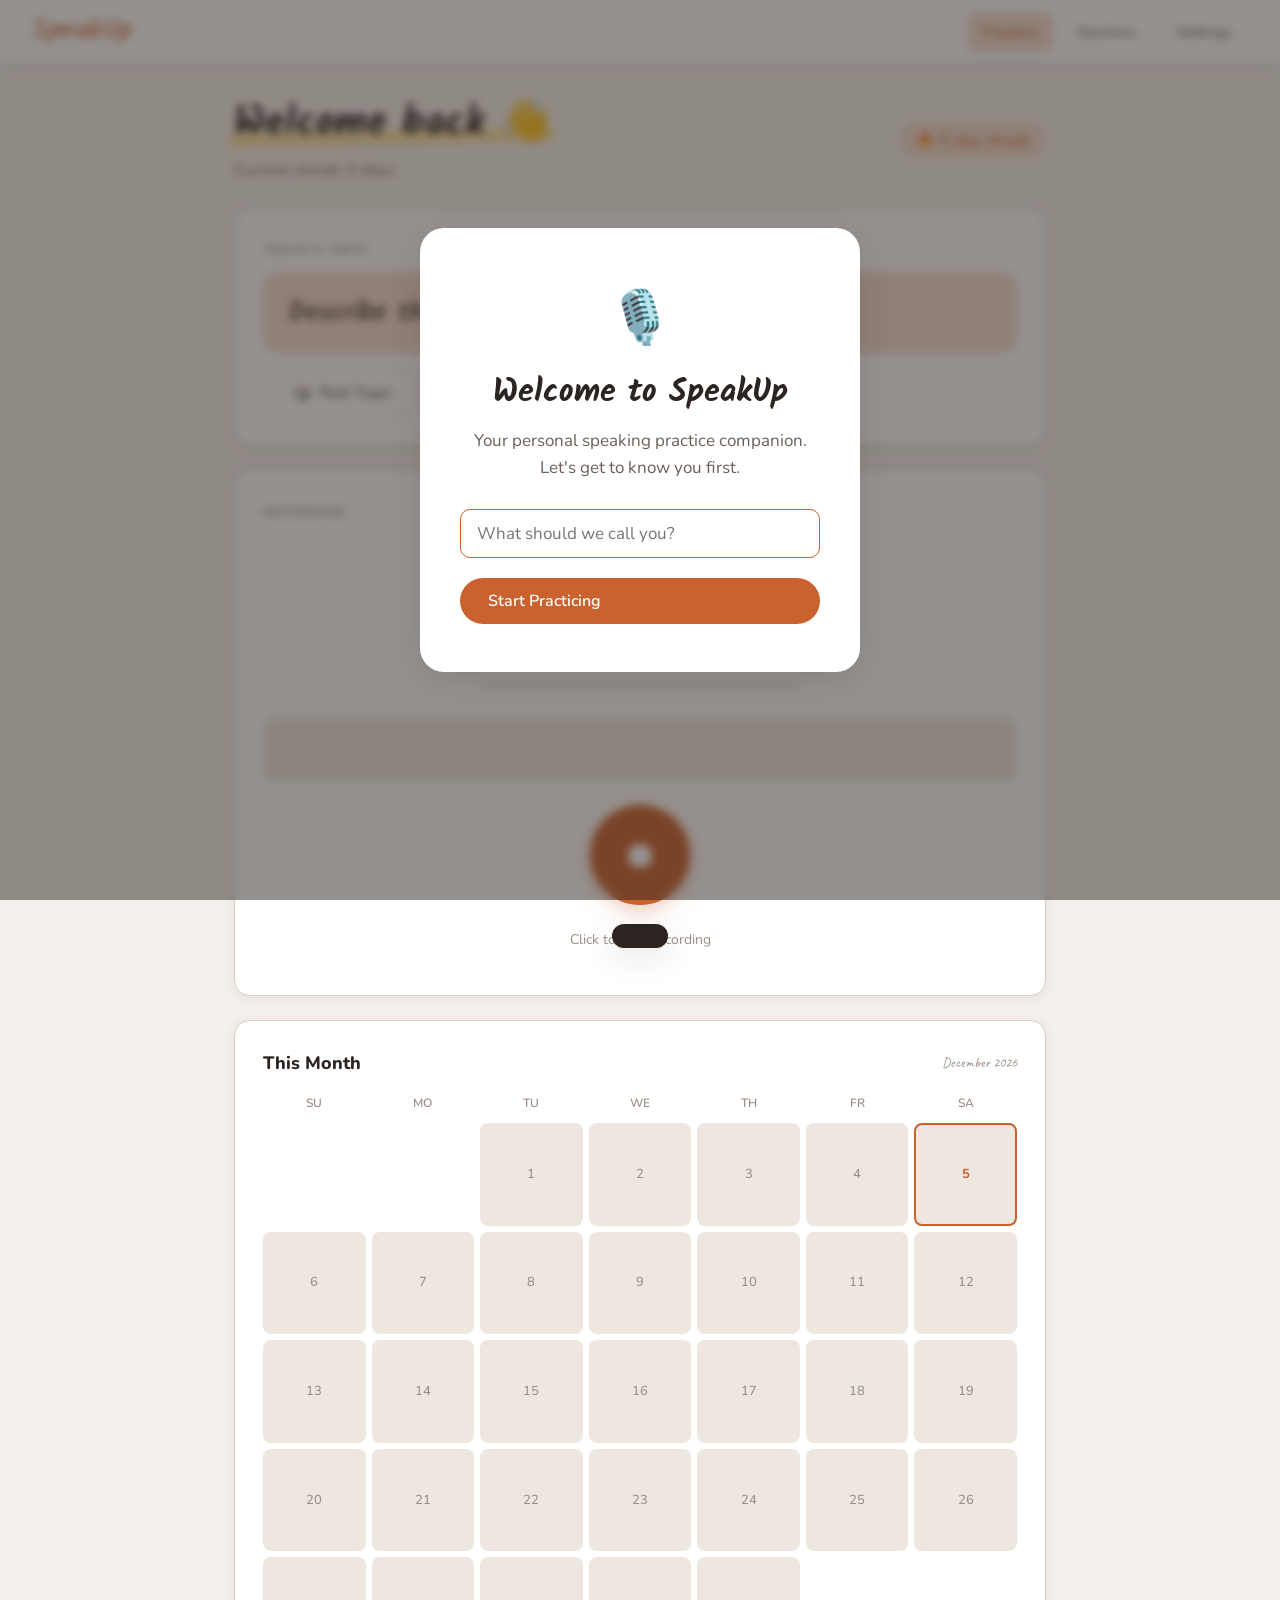
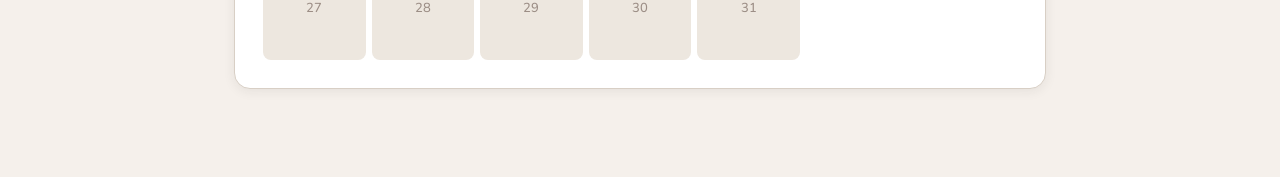
<file: index.html>
<!DOCTYPE html>
<html lang="en" data-theme="light">
<head>
  <meta charset="UTF-8" />
  <meta name="viewport" content="width=device-width, initial-scale=1.0" />
  <title>SpeakUp — Practice</title>
  <link rel="stylesheet" href="style.css" />
</head>
<body>

<!-- ONBOARDING OVERLAY -->
<div class="onboarding-overlay hidden" id="onboarding">
  <div class="onboarding-card">
    <div style="font-size:52px;margin-bottom:12px;">🎙️</div>
    <h1>Welcome to SpeakUp</h1>
    <p>Your personal speaking practice companion. Let's get to know you first.</p>
    <input type="text" id="nameInput" placeholder="What should we call you?" style="margin-bottom:20px;" maxlength="40" />
    <button class="btn btn-primary w-full" id="nameSubmit" onclick="saveUserName()">Start Practicing</button>
  </div>
</div>

<!-- NAV -->
<nav>
  <a href="index.html" class="nav-brand">SpeakUp</a>
  <div class="nav-links">
    <a href="index.html" class="active">Practice</a>
    <a href="dashboard.html">Sessions</a>
    <a href="settings.html">Settings</a>
  </div>
</nav>

<main>

  <!-- WELCOME ROW -->
  <div style="display:flex;align-items:center;justify-content:space-between;flex-wrap:wrap;gap:12px;margin-bottom:8px;">
    <div>
      <h1 id="welcomeHeading">Welcome back 👋</h1>
      <p id="streakText" style="margin:0;font-size:16px;color:var(--text2);">Loading streak...</p>
    </div>
    <div class="badge badge-orange" id="streakBadge" style="font-size:15px;padding:6px 16px;"></div>
  </div>

  <!-- TOPIC CARD -->
  <div class="card" style="margin-top:24px;">
    <div class="section-label">Today's Topic</div>
    <div class="topic-display" id="topicDisplay">Press "New Topic" to get started</div>
    <div style="display:flex;gap:10px;flex-wrap:wrap;">
      <button class="btn btn-ghost" id="diceBtn" onclick="rollTopic()">
        <span id="diceIcon">🎲</span> Roll Topic
      </button>
      <button class="btn btn-ghost" onclick="openCustomTopic()">Custom Topic</button>
    </div>
    <div id="customTopicWrap" class="hidden" style="margin-top:14px;display:flex;gap:10px;">
      <input type="text" id="customTopicInput" placeholder="Enter your own topic..." style="flex:1;" />
      <button class="btn btn-primary" onclick="setCustomTopic()">Set</button>
    </div>
  </div>

  <!-- RECORDING CARD -->
  <div class="card">
    <div class="section-label">Recording</div>

    <div class="record-wrap">
      <div class="timer-display" id="timerDisplay">00:00</div>
      <div class="timer-label" id="timerLabel">Ready to record</div>
      <div class="timer-bar-wrap">
        <div class="timer-bar" id="timerBar"></div>
      </div>

      <div class="waveform-wrap" style="margin-top:4px;">
        <canvas id="waveform"></canvas>
      </div>

   <button id="recordBtn" class="record-btn" onclick="toggleRecording()"
 title="Start / Stop Recording">

        <span id="recordIcon">⏺</span>
      </button>
      <div style="font-size:14px;color:var(--text3);text-align:center;">
        <span id="recordHint">Click to start recording</span>
      </div>
    </div>
  </div>

  <!-- PLAYBACK CARD (hidden until recorded) -->
  <div class="card hidden" id="playbackCard">
    <div class="section-label">Listen Back</div>
    <h3 style="margin-bottom:12px;">Your Recording</h3>
    <p style="font-size:15px;color:var(--text3);margin-bottom:12px;">
      Note: This recording is only available in this browser tab. It will be gone if you reload.
    </p>
    <div class="audio-player">
      <audio id="audioPlayback" controls></audio>
    </div>
  </div>

  <!-- ANALYTICS CARD (hidden until analyzed) -->
  <div class="card hidden" id="analyticsCard">
    <div class="section-label">Session Analysis</div>
    <h3 style="margin-bottom:16px;">How you spoke</h3>

    <div class="analytics-grid">
      <div class="stat-box">
        <div class="stat-value" id="statSpeak">—</div>
        <div class="stat-label">Speaking</div>
      </div>
      <div class="stat-box">
        <div class="stat-value" id="statSilence">—</div>
        <div class="stat-label">Silence</div>
      </div>
      <div class="stat-box">
        <div class="stat-value" id="statPauses">—</div>
        <div class="stat-label">Pauses</div>
      </div>
      <div class="stat-box" style="grid-column:span 3;">
        <div style="display:flex;align-items:center;justify-content:space-between;flex-wrap:wrap;gap:8px;">
          <div>
            <div class="stat-label" style="text-align:left;margin-bottom:4px;">Speaking Pace</div>
            <div style="font-size:13px;color:var(--text3);">How fast you speak — ideal is 130 to 160 words per minute</div>
          </div>
          <div style="text-align:right;">
            <div class="stat-value" id="statWpm" style="font-size:28px;">—</div>
            <div style="font-size:12px;color:var(--text3);">words / min</div>
          </div>
        </div>
        <div id="wpmLabel" style="margin-top:10px;font-size:15px;"></div>
      </div>
    </div>

    <div class="section-label" style="margin-top:4px;">Feedback</div>
    <div class="feedback-box" id="feedbackBox"></div>

    <!-- Session note -->
    <div class="section-label" style="margin-top:20px;">Your Note</div>
    <textarea id="sessionNote" placeholder='How did it feel? e.g. "Felt nervous, spoke too fast today"'
      style="width:100%;font-family:var(--font-body);font-size:16px;color:var(--text);
      background:var(--bg2);border:1.5px solid var(--border);border-radius:var(--radius-sm);
      padding:12px 16px;resize:vertical;min-height:80px;outline:none;line-height:1.5;
      transition:border-color 0.2s;"
      onfocus="this.style.borderColor='var(--accent)'"
      onblur="this.style.borderColor='var(--border)'"
    ></textarea>

    <div style="display:flex;gap:10px;margin-top:16px;flex-wrap:wrap;">
      <button class="btn btn-primary" onclick="saveSession()">Save Session</button>
      <button class="btn btn-ghost" onclick="resetSession()">Practice Again</button>
    </div>
    <p id="saveStatus" style="font-size:14px;color:var(--text3);margin-top:8px;"></p>
  </div>

  <!-- CALENDAR CARD -->
  <div class="card" style="margin-top:8px;">
    <div style="display:flex;align-items:center;justify-content:space-between;margin-bottom:16px;">
      <h3 style="margin:0;">This Month</h3>
      <span id="monthLabel" style="font-size:14px;color:var(--text3);font-family:var(--font-mono);"></span>
    </div>
    <div class="calendar-grid" id="calendarGrid"></div>
  </div>

</main>

<div class="toast" id="toast"></div>

<script src="script.js"></script>
</body>
</html>
</file>
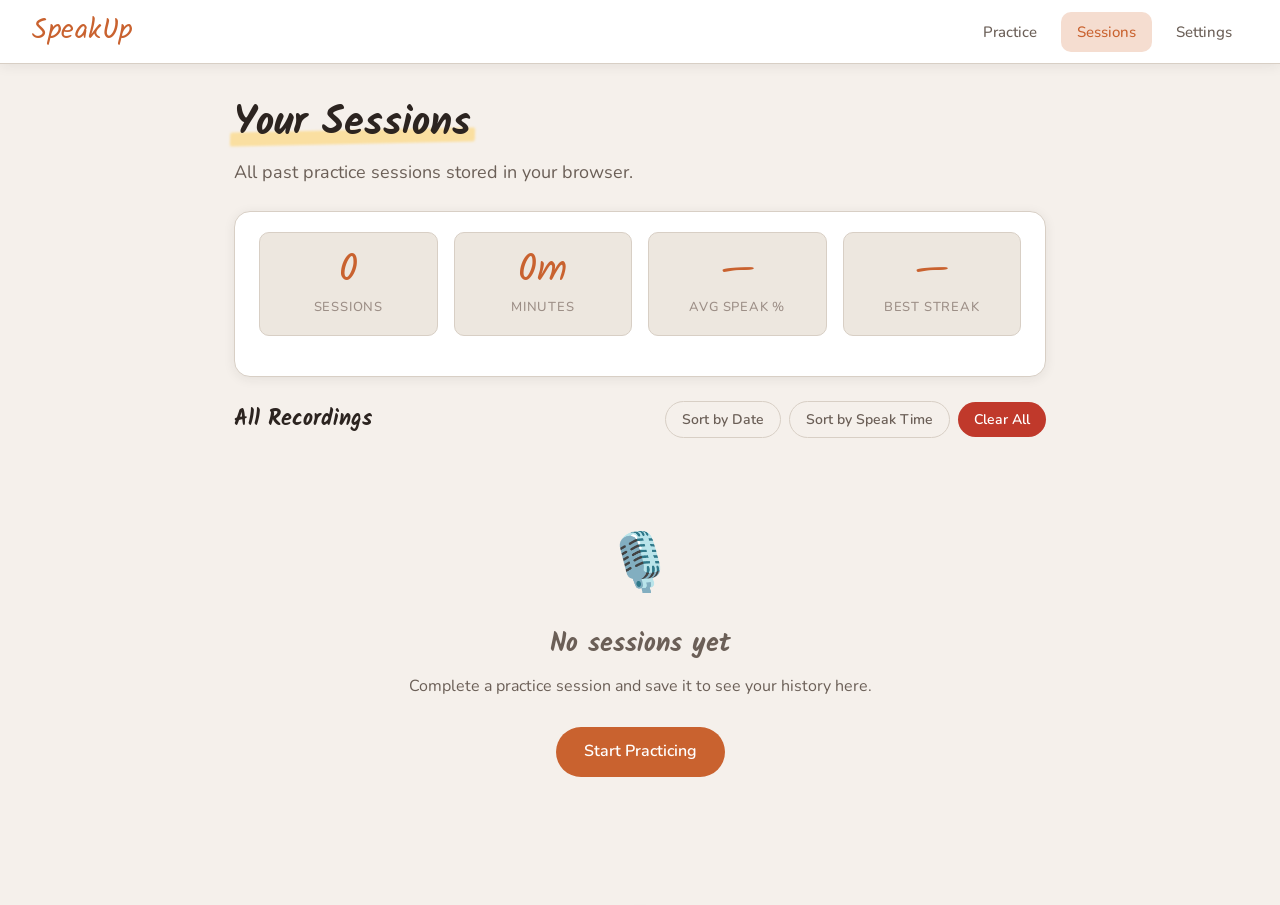
<file: dashboard.html>
<!DOCTYPE html>
<html lang="en" data-theme="light">
<head>
  <meta charset="UTF-8" />
  <meta name="viewport" content="width=device-width, initial-scale=1.0" />
  <title>SpeakUp — Sessions</title>
  <link rel="stylesheet" href="style.css" />
</head>
<body>
<nav>
  <a href="index.html" class="nav-brand">SpeakUp</a>
  <div class="nav-links">
    <a href="index.html">Practice</a>
    <a href="dashboard.html" class="active">Sessions</a>
    <a href="settings.html">Settings</a>
  </div>
</nav>

<main>
  <h1 id="dashHeading">Your Sessions</h1>
  <p id="dashSub" style="color:var(--text2);margin-bottom:24px;">All past practice sessions stored in your browser.</p>

  <!-- SUMMARY STRIP -->
  <div class="card card-sm" style="margin-bottom:24px;">
    <div class="analytics-grid" style="grid-template-columns:repeat(4,1fr);">
      <div class="stat-box">
        <div class="stat-value" id="totalSessions">—</div>
        <div class="stat-label">Sessions</div>
      </div>
      <div class="stat-box">
        <div class="stat-value" id="totalMinutes">—</div>
        <div class="stat-label">Minutes</div>
      </div>
      <div class="stat-box">
        <div class="stat-value" id="avgSpeakRatio">—</div>
        <div class="stat-label">Avg Speak %</div>
      </div>
      <div class="stat-box">
        <div class="stat-value" id="bestStreak">—</div>
        <div class="stat-label">Best Streak</div>
      </div>
    </div>
  </div>

  <!-- FILTER -->
  <div style="display:flex;align-items:center;justify-content:space-between;margin-bottom:16px;flex-wrap:wrap;gap:10px;">
    <h2 style="margin:0;font-size:22px;">All Recordings</h2>
    <div style="display:flex;gap:8px;align-items:center;">
      <button class="btn btn-ghost" style="padding:8px 16px;font-size:14px;" onclick="sortBy('date')">
        Sort by Date
      </button>
      <button class="btn btn-ghost" style="padding:8px 16px;font-size:14px;" onclick="sortBy('speak')">
        Sort by Speak Time
      </button>
      <button class="btn btn-danger" style="padding:8px 16px;font-size:14px;" onclick="clearAll()">
        Clear All
      </button>
    </div>
  </div>

  <!-- SESSION LIST -->
  <div id="sessionList"></div>

</main>

<div class="toast" id="toast"></div>
<script src="dashboard.js"></script>
</body>
</html>
</file>
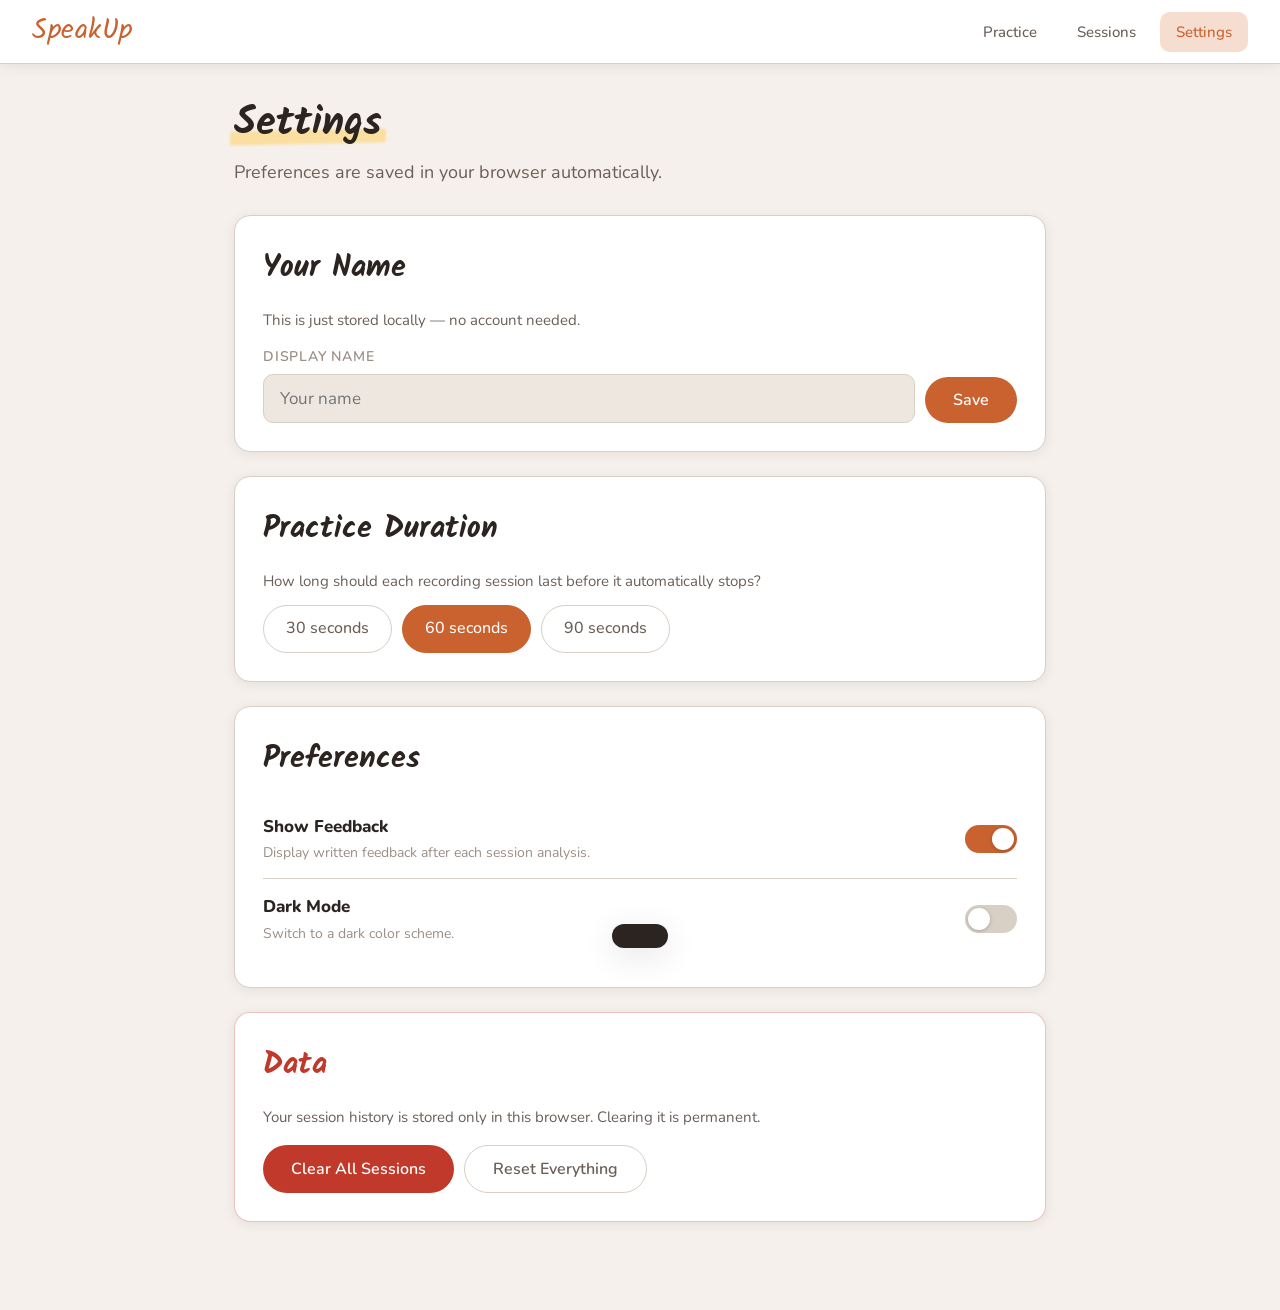
<file: settings.html>
<!DOCTYPE html>
<html lang="en" data-theme="light">
<head>
  <meta charset="UTF-8" />
  <meta name="viewport" content="width=device-width, initial-scale=1.0" />
  <title>SpeakUp — Settings</title>
  <link rel="stylesheet" href="style.css" />
</head>
<body>
<nav>
  <a href="index.html" class="nav-brand">SpeakUp</a>
  <div class="nav-links">
    <a href="index.html">Practice</a>
    <a href="dashboard.html">Sessions</a>
    <a href="settings.html" class="active">Settings</a>
  </div>
</nav>

<main>
  <h1>Settings</h1>
  <p style="color:var(--text2);margin-bottom:28px;">Preferences are saved in your browser automatically.</p>

  <!-- ACCOUNT -->
  <div class="card">
    <h2>Your Name</h2>
    <p style="font-size:15px;margin-bottom:14px;">This is just stored locally — no account needed.</p>
    <div style="display:flex;gap:10px;align-items:flex-end;">
      <div style="flex:1;">
        <label style="font-size:14px;color:var(--text3);font-weight:600;display:block;margin-bottom:6px;text-transform:uppercase;letter-spacing:0.8px;">Display Name</label>
        <input type="text" id="nameField" placeholder="Your name" maxlength="40" />
      </div>
      <button class="btn btn-primary" onclick="saveName()">Save</button>
    </div>
  </div>

  <!-- PRACTICE DURATION -->
  <div class="card">
    <h2>Practice Duration</h2>
    <p style="font-size:15px;margin-bottom:8px;">How long should each recording session last before it automatically stops?</p>
    <div class="radio-group">
      <input type="radio" name="duration" id="d30" class="radio-option" value="30" />
      <label for="d30" class="radio-label">30 seconds</label>

      <input type="radio" name="duration" id="d60" class="radio-option" value="60" />
      <label for="d60" class="radio-label">60 seconds</label>

      <input type="radio" name="duration" id="d90" class="radio-option" value="90" />
      <label for="d90" class="radio-label">90 seconds</label>
    </div>
  </div>

  <!-- TOGGLES -->
  <div class="card">
    <h2>Preferences</h2>

    <div class="toggle-row">
      <div class="toggle-info">
        <h3>Show Feedback</h3>
        <p>Display written feedback after each session analysis.</p>
      </div>
      <label class="toggle">
        <input type="checkbox" id="feedbackToggle" onchange="savePref('speakup_feedback', this.checked)" />
        <span class="toggle-slider"></span>
      </label>
    </div>

    <div class="toggle-row">
      <div class="toggle-info">
        <h3>Dark Mode</h3>
        <p>Switch to a dark color scheme.</p>
      </div>
      <label class="toggle">
        <input type="checkbox" id="darkToggle" onchange="toggleDark(this.checked)" />
        <span class="toggle-slider"></span>
      </label>
    </div>
  </div>

  <!-- DANGER ZONE -->
  <div class="card" style="border-color:rgba(192,57,43,0.3);">
    <h2 style="color:#c0392b;">Data</h2>
    <p style="font-size:15px;margin-bottom:16px;">Your session history is stored only in this browser. Clearing it is permanent.</p>
    <div style="display:flex;gap:10px;flex-wrap:wrap;">
      <button class="btn btn-danger" onclick="clearSessions()">Clear All Sessions</button>
      <button class="btn btn-ghost" onclick="clearEverything()">Reset Everything</button>
    </div>
  </div>



</main>

<div class="toast" id="toast"></div>
<script src="settings.js"></script>
</body>
</html>
</file>
<file: style.css>
@import url('https://fonts.googleapis.com/css2?family=Kalam:wght@300;400;700&family=Nunito:wght@400;500;600;700;800&family=Caveat:wght@400;500;600;700&display=swap');

:root {
  --bg: #f5f0eb;
  --bg2: #ede7df;
  --surface: #ffffff;
  --surface2: #faf7f4;
  --border: #d8cfc5;
  --text: #2c2420;
  --text2: #6b5f57;
  --text3: #9c8e86;
  --accent: #c9622f;
  --accent2: #e8834a;
  --accent-soft: #f5ddd0;
  --green: #3a7d5e;
  --green-soft: #d0ead9;
  --blue: #2d5fa8;
  --blue-soft: #d0dff5;
  --radius: 16px;
  --radius-sm: 10px;
  --shadow: 0 2px 12px rgba(44,36,32,0.08);
  --shadow-lg: 0 8px 32px rgba(44,36,32,0.12);
  --font-body: 'Nunito', sans-serif;
  --font-display: 'Kalam', cursive;
  --font-mono: 'Caveat', cursive;
  --nav-h: 64px;
}

[data-theme="dark"] {
  --bg: #1a1612;
  --bg2: #231f1b;
  --surface: #2a2420;
  --surface2: #322d28;
  --border: #3d3530;
  --text: #f0e8e0;
  --text2: #b8a89e;
  --text3: #7a6a62;
  --accent: #e8834a;
  --accent2: #f5a070;
  --accent-soft: #3d2518;
  --green: #5aaf84;
  --green-soft: #1a3528;
  --blue: #6090d8;
  --blue-soft: #1a2a45;
  --shadow: 0 2px 12px rgba(0,0,0,0.3);
  --shadow-lg: 0 8px 32px rgba(0,0,0,0.4);
}

*, *::before, *::after { box-sizing: border-box; margin: 0; padding: 0; }

html { scroll-behavior: smooth; }

body {
  font-family: var(--font-body);
  background: var(--bg);
  color: var(--text);
  font-size: 18px;
  line-height: 1.6;
  min-height: 100vh;
  transition: background 0.3s, color 0.3s;
}

/* ---- NAV ---- */
nav {
  position: fixed;
  top: 0; left: 0; right: 0;
  height: var(--nav-h);
  background: var(--surface);
  border-bottom: 1px solid var(--border);
  display: flex;
  align-items: center;
  justify-content: space-between;
  padding: 0 32px;
  z-index: 100;
  box-shadow: var(--shadow);
}

.nav-brand {
  font-family: var(--font-display);
  font-size: 28px;
  color: var(--accent);
  text-decoration: none;
  letter-spacing: 0.5px;
}

.nav-links {
  display: flex;
  gap: 8px;
}

.nav-links a {
  font-size: 15px;
  font-weight: 500;
  color: var(--text2);
  text-decoration: none;
  padding: 8px 16px;
  border-radius: var(--radius-sm);
  transition: all 0.2s;
}

.nav-links a:hover,
.nav-links a.active {
  color: var(--accent);
  background: var(--accent-soft);
}

/* ---- LAYOUT ---- */
main {
  padding-top: calc(var(--nav-h) + 32px);
  padding-bottom: 64px;
  max-width: 860px;
  margin: 0 auto;
  padding-left: 24px;
  padding-right: 24px;
}

/* ---- TYPOGRAPHY ---- */
h1 {
  font-family: var(--font-display);
  font-size: 40px;
  color: var(--text);
  line-height: 1.35;
  margin-bottom: 8px;
  position: relative;
  display: inline-block;
}

/* Sketchy highlighter behind h1 — thick tilted marker stroke */
h1::before {
  content: '';
  position: absolute;
  left: -4px;
  right: -4px;
  bottom: 6px;
  height: 14px;
  background: rgba(255, 210, 100, 0.55);
  border-radius: 2px;
  transform: rotate(-1.2deg) skewX(-3deg);
  z-index: -1;
  filter: blur(1px);
}

h2 {
  font-family: var(--font-display);
  font-size: 30px;
  color: var(--text);
  margin-bottom: 16px;
}

h3 {
  font-size: 18px;
  font-weight: 800;
  color: var(--text);
  margin-bottom: 8px;
}

p {
  color: var(--text2);
  margin-bottom: 12px;
}

/* ---- CARD ---- */
.card {
  background: var(--surface);
  border: 1px solid var(--border);
  border-radius: var(--radius);
  padding: 28px;
  box-shadow: var(--shadow);
  margin-bottom: 24px;
  transition: background 0.3s, border-color 0.3s;
}

.card-sm {
  padding: 20px 24px;
}

/* ---- BUTTONS ---- */
.btn {
  display: inline-flex;
  align-items: center;
  gap: 8px;
  font-family: var(--font-body);
  font-size: 16px;
  font-weight: 600;
  padding: 12px 28px;
  border-radius: 100px;
  border: none;
  cursor: pointer;
  transition: all 0.2s;
  text-decoration: none;
}

.btn-primary {
  background: var(--accent);
  color: white;
}

.btn-primary:hover {
  background: var(--accent2);
  transform: translateY(-1px);
  box-shadow: 0 4px 16px rgba(201,98,47,0.35);
}

.btn-ghost {
  background: transparent;
  color: var(--text2);
  border: 1.5px solid var(--border);
}

.btn-ghost:hover {
  border-color: var(--accent);
  color: var(--accent);
  background: var(--accent-soft);
}

.btn-danger {
  background: #c0392b;
  color: white;
}

.btn-danger:hover {
  background: #e74c3c;
}

.btn:disabled {
  opacity: 0.45;
  cursor: not-allowed;
  transform: none !important;
  box-shadow: none !important;
}

/* ---- RECORD BUTTON ---- */
.record-wrap {
  display: flex;
  flex-direction: column;
  align-items: center;
  gap: 24px;
  padding: 16px 0;
}

.record-btn {
  width: 100px;
  height: 100px;
  border-radius: 50%;
  border: none;
  cursor: pointer;
  display: flex;
  align-items: center;
  justify-content: center;
  font-size: 36px;
  transition: all 0.2s;
  position: relative;
  background: var(--accent);
  color: white;
  box-shadow: 0 4px 20px rgba(201,98,47,0.35);
}

.record-btn:hover:not(:disabled) {
  transform: scale(1.05);
  box-shadow: 0 6px 28px rgba(201,98,47,0.45);
}

.record-btn.recording {
  background: #c0392b;
  box-shadow: 0 4px 20px rgba(192,57,43,0.4);
  animation: pulse-ring 1.5s ease-out infinite;
}

@keyframes pulse-ring {
  0% { box-shadow: 0 0 0 0 rgba(192,57,43,0.5), 0 4px 20px rgba(192,57,43,0.4); }
  70% { box-shadow: 0 0 0 20px rgba(192,57,43,0), 0 4px 20px rgba(192,57,43,0.4); }
  100% { box-shadow: 0 0 0 0 rgba(192,57,43,0), 0 4px 20px rgba(192,57,43,0.4); }
}

.record-btn:disabled {
  opacity: 0.4;
  cursor: not-allowed;
}

/* ---- TIMER ---- */
.timer-display {
  font-family: var(--font-mono);
  font-size: 56px;
  color: var(--text);
  text-align: center;
  letter-spacing: 2px;
  line-height: 1;
}

.timer-display.running {
  color: var(--accent);
}

.timer-label {
  font-size: 14px;
  color: var(--text3);
  text-align: center;
  margin-top: 6px;
  font-family: var(--font-mono);
  text-transform: uppercase;
  letter-spacing: 1px;
}

/* progress bar */
.timer-bar-wrap {
  width: 100%;
  max-width: 320px;
  height: 6px;
  background: var(--bg2);
  border-radius: 10px;
  overflow: hidden;
}

.timer-bar {
  height: 100%;
  width: 0%;
  background: linear-gradient(90deg, var(--accent), var(--accent2));
  border-radius: 10px;
  transition: width 1s linear;
}
/* ---- WAVEFORM ---- */
.waveform-wrap {
  width: 100%;
  height: 64px;
  background: var(--bg2);
  border-radius: var(--radius-sm);
  overflow: hidden;
  position: relative;
}

canvas#waveform {
  width: 100%;
  height: 100%;
  display: block;
}

/* ---- TOPIC ---- */
.topic-display {
  font-family: var(--font-display);
  font-size: 28px;
  color: var(--text);
  background: var(--accent-soft);
  border: 1.5px solid var(--border);
  border-radius: var(--radius);
  padding: 20px 24px;
  margin-bottom: 16px;
  min-height: 72px;
  display: flex;
  align-items: center;
  line-height: 1.4;
}

/* ---- ANALYTICS ---- */
.analytics-grid {
  display: grid;
  grid-template-columns: repeat(3, 1fr);
  gap: 16px;
  margin-bottom: 20px;
}

@media (max-width: 600px) {
  .analytics-grid { grid-template-columns: repeat(2, 1fr); }
}

.stat-box {
  background: var(--bg2);
  border-radius: var(--radius-sm);
  padding: 18px 16px;
  text-align: center;
  border: 1px solid var(--border);
}

.stat-value {
  font-family: var(--font-display);
  font-size: 38px;
  color: var(--accent);
  line-height: 1.1;
  margin-bottom: 4px;
}

.stat-label {
  font-size: 13px;
  color: var(--text3);
  font-weight: 500;
  text-transform: uppercase;
  letter-spacing: 0.8px;
}

.feedback-box {
  background: var(--green-soft);
  border: 1px solid rgba(58,125,94,0.3);
  border-radius: var(--radius-sm);
  padding: 16px 20px;
  font-size: 16px;
  color: var(--green);
  font-weight: 500;
  line-height: 1.5;
}

[data-theme="dark"] .feedback-box {
  color: var(--green);
}

/* ---- AUDIO PLAYER ---- */
.audio-player {
  display: flex;
  flex-direction: column;
  gap: 10px;
}

.audio-player audio {
  width: 100%;
  border-radius: var(--radius-sm);
  outline: none;
}

/* ---- STREAK ---- */
.streak-bar {
  display: flex;
  align-items: center;
  gap: 16px;
  background: var(--accent-soft);
  border: 1px solid rgba(201,98,47,0.25);
  border-radius: var(--radius);
  padding: 16px 24px;
  margin-bottom: 24px;
}

.streak-flame {
  font-size: 32px;
}

.streak-count {
  font-family: var(--font-display);
  font-size: 28px;
  color: var(--accent);
}

.streak-text {
  font-size: 15px;
  color: var(--text2);
  line-height: 1.3;
}

/* ---- CALENDAR ---- */
.calendar-grid {
  display: grid;
  grid-template-columns: repeat(7, 1fr);
  gap: 6px;
}

.cal-header {
  text-align: center;
  font-size: 12px;
  font-weight: 600;
  color: var(--text3);
  padding-bottom: 4px;
  text-transform: uppercase;
}

.cal-day {
  aspect-ratio: 1;
  border-radius: 8px;
  display: flex;
  align-items: center;
  justify-content: center;
  font-size: 13px;
  color: var(--text3);
  background: var(--bg2);
  transition: all 0.2s;
  font-weight: 500;
}

.cal-day.today {
  border: 2px solid var(--accent);
  color: var(--accent);
  font-weight: 700;
}

.cal-day.practiced {
  background: var(--accent);
  color: white;
  font-weight: 700;
}

.cal-day.empty {
  background: transparent;
}

/* ---- ONBOARDING ---- */
.onboarding-overlay {
  position: fixed;
  inset: 0;
  background: rgba(44,36,32,0.5);
  backdrop-filter: blur(4px);
  z-index: 999;
  display: flex;
  align-items: center;
  justify-content: center;
  padding: 24px;
}

.onboarding-card {
  background: var(--surface);
  border-radius: 24px;
  padding: 48px 40px;
  max-width: 440px;
  width: 100%;
  box-shadow: var(--shadow-lg);
  text-align: center;
}

.onboarding-card h1 {
  font-size: 32px;
  margin-bottom: 12px;
}

.onboarding-card p {
  font-size: 17px;
  margin-bottom: 28px;
}

/* ---- INPUTS ---- */
input[type="text"], input[type="number"], select {
  font-family: var(--font-body);
  font-size: 17px;
  color: var(--text);
  background: var(--bg2);
  border: 1.5px solid var(--border);
  border-radius: var(--radius-sm);
  padding: 12px 16px;
  width: 100%;
  outline: none;
  transition: border-color 0.2s, background 0.2s;
}

input[type="text"]:focus, select:focus {
  border-color: var(--accent);
  background: var(--surface);
}

/* ---- TOGGLE ---- */
.toggle-row {
  display: flex;
  align-items: center;
  justify-content: space-between;
  padding: 14px 0;
  border-bottom: 1px solid var(--border);
}

.toggle-row:last-child {
  border-bottom: none;
}

.toggle-info h3 { margin-bottom: 2px; font-size: 17px; }
.toggle-info p { font-size: 14px; margin: 0; color: var(--text3); }

.toggle {
  position: relative;
  width: 52px;
  height: 28px;
  flex-shrink: 0;
}

.toggle input { display: none; }

.toggle-slider {
  position: absolute;
  inset: 0;
  background: var(--border);
  border-radius: 100px;
  cursor: pointer;
  transition: background 0.25s;
}

.toggle-slider::before {
  content: '';
  position: absolute;
  width: 22px;
  height: 22px;
  background: white;
  border-radius: 50%;
  top: 3px;
  left: 3px;
  transition: transform 0.25s;
  box-shadow: 0 1px 4px rgba(0,0,0,0.2);
}

.toggle input:checked + .toggle-slider {
  background: var(--accent);
}

.toggle input:checked + .toggle-slider::before {
  transform: translateX(24px);
}

/* ---- RADIO GROUP ---- */
.radio-group {
  display: flex;
  gap: 10px;
  flex-wrap: wrap;
  margin-top: 12px;
}

.radio-option {
  display: none;
}

.radio-label {
  padding: 10px 22px;
  border-radius: 100px;
  border: 1.5px solid var(--border);
  font-size: 16px;
  font-weight: 500;
  cursor: pointer;
  transition: all 0.2s;
  color: var(--text2);
}

.radio-option:checked + .radio-label {
  background: var(--accent);
  border-color: var(--accent);
  color: white;
}

/* ---- DASHBOARD SESSION CARDS ---- */
.session-card {
  background: var(--surface);
  border: 1px solid var(--border);
  border-radius: var(--radius);
  padding: 22px 26px;
  box-shadow: var(--shadow);
  margin-bottom: 16px;
  transition: transform 0.2s, box-shadow 0.2s;
}

.session-card:hover {
  transform: translateY(-2px);
  box-shadow: var(--shadow-lg);
}

.session-meta {
  display: flex;
  justify-content: space-between;
  align-items: flex-start;
  margin-bottom: 12px;
  flex-wrap: wrap;
  gap: 8px;
}

.session-topic {
  font-family: var(--font-display);
  font-size: 24px;
  color: var(--text);
  flex: 1;
}

.session-date {
  font-size: 13px;
  color: var(--text3);
  font-family: var(--font-mono);
  white-space: nowrap;
}

.session-stats {
  display: flex;
  gap: 16px;
  flex-wrap: wrap;
  margin-bottom: 12px;
}

.session-stat {
  font-size: 15px;
  color: var(--text2);
}

.session-stat strong {
  color: var(--accent);
  font-weight: 600;
}

.session-feedback {
  font-size: 15px;
  color: var(--text2);
  font-style: italic;
  padding: 10px 14px;
  background: var(--bg2);
  border-radius: var(--radius-sm);
}

/* ---- EMPTY STATE ---- */
.empty-state {
  text-align: center;
  padding: 64px 32px;
  color: var(--text3);
}

.empty-state .icon {
  font-size: 56px;
  margin-bottom: 16px;
}

.empty-state h2 {
  font-family: var(--font-display);
  font-size: 26px;
  color: var(--text2);
  margin-bottom: 8px;
}

.empty-state p {
  font-size: 16px;
}

/* ---- SECTION DIVIDER ---- */
.section-label {
  font-size: 12px;
  font-weight: 700;
  text-transform: uppercase;
  letter-spacing: 1.5px;
  color: var(--text3);
  margin-bottom: 12px;
  margin-top: 4px;
}

/* ---- BADGE ---- */
.badge {
  display: inline-block;
  font-size: 12px;
  font-weight: 600;
  padding: 3px 10px;
  border-radius: 100px;
  letter-spacing: 0.5px;
}

.badge-orange {
  background: var(--accent-soft);
  color: var(--accent);
}
/* ---- SAVE TOAST ---- */
.toast {
  position: fixed;
  bottom: 32px;
  left: 50%;
  transform: translateX(-50%) translateY(80px);
  background: var(--text);
  color: var(--bg);
  font-size: 15px;
  font-weight: 500;
  padding: 12px 28px;
  border-radius: 100px;
  box-shadow: var(--shadow-lg);
  z-index: 200;
  transition: transform 0.35s cubic-bezier(0.34, 1.56, 0.64, 1);
  white-space: nowrap;
}

.toast.show {
  transform: translateX(-50%) translateY(0);
}

/* ---- RESPONSIVE ---- */
@media (max-width: 600px) {
  nav { padding: 0 16px; }
  main { padding-left: 16px; padding-right: 16px; }
  .analytics-grid { grid-template-columns: 1fr 1fr; }
  .analytics-grid .stat-box:last-child { grid-column: span 2; }
  h1 { font-size: 28px; }
  .timer-display { font-size: 40px; }
  nav .nav-brand { font-size: 20px; }
  .nav-links a { padding: 6px 10px; font-size: 14px; }
}

/* ---- DICE BUTTON ---- */
@keyframes dice-shake {
  0%   { transform: rotate(0deg) scale(1); }
  15%  { transform: rotate(-20deg) scale(1.2); }
  30%  { transform: rotate(18deg) scale(1.25); }
  45%  { transform: rotate(-14deg) scale(1.2); }
  60%  { transform: rotate(10deg) scale(1.15); }
  75%  { transform: rotate(-6deg) scale(1.1); }
  90%  { transform: rotate(3deg) scale(1.05); }
  100% { transform: rotate(0deg) scale(1); }
}

.dice-rolling #diceIcon {
  display: inline-block;
  animation: dice-shake 0.55s ease-in-out;
}

@keyframes topic-fade {
  0%   { opacity: 0; transform: translateY(6px); }
  100% { opacity: 1; transform: translateY(0); }
}

.topic-animate {
  animation: topic-fade 0.35s ease-out;
}

/* ---- STATES ---- */
.hidden { display: none !important; }
.mt-8 { margin-top: 8px; }
.mt-16 { margin-top: 16px; }
.mt-24 { margin-top: 24px; }
.flex { display: flex; }
.flex-center { display: flex; align-items: center; justify-content: center; }
.gap-12 { gap: 12px; }
.gap-16 { gap: 16px; }
.text-center { text-align: center; }
.w-full { width: 100%; }
</file>
